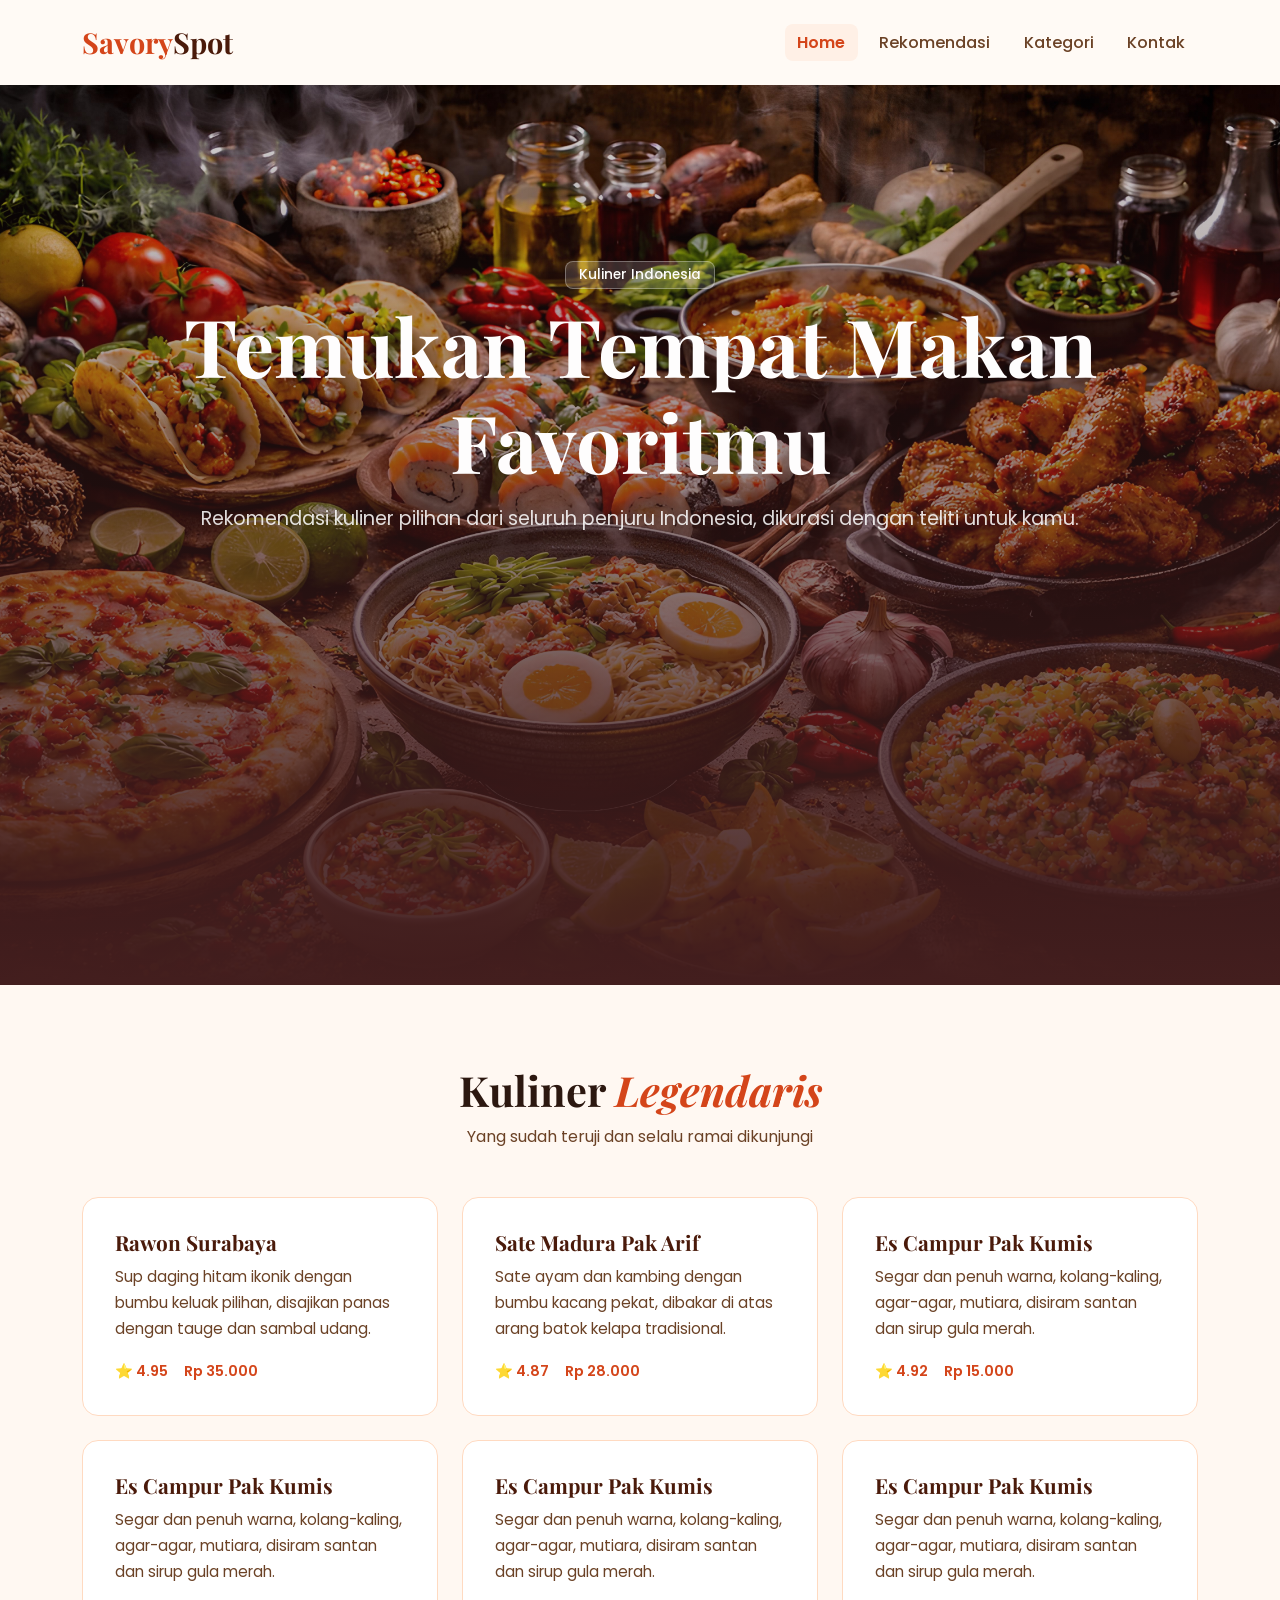
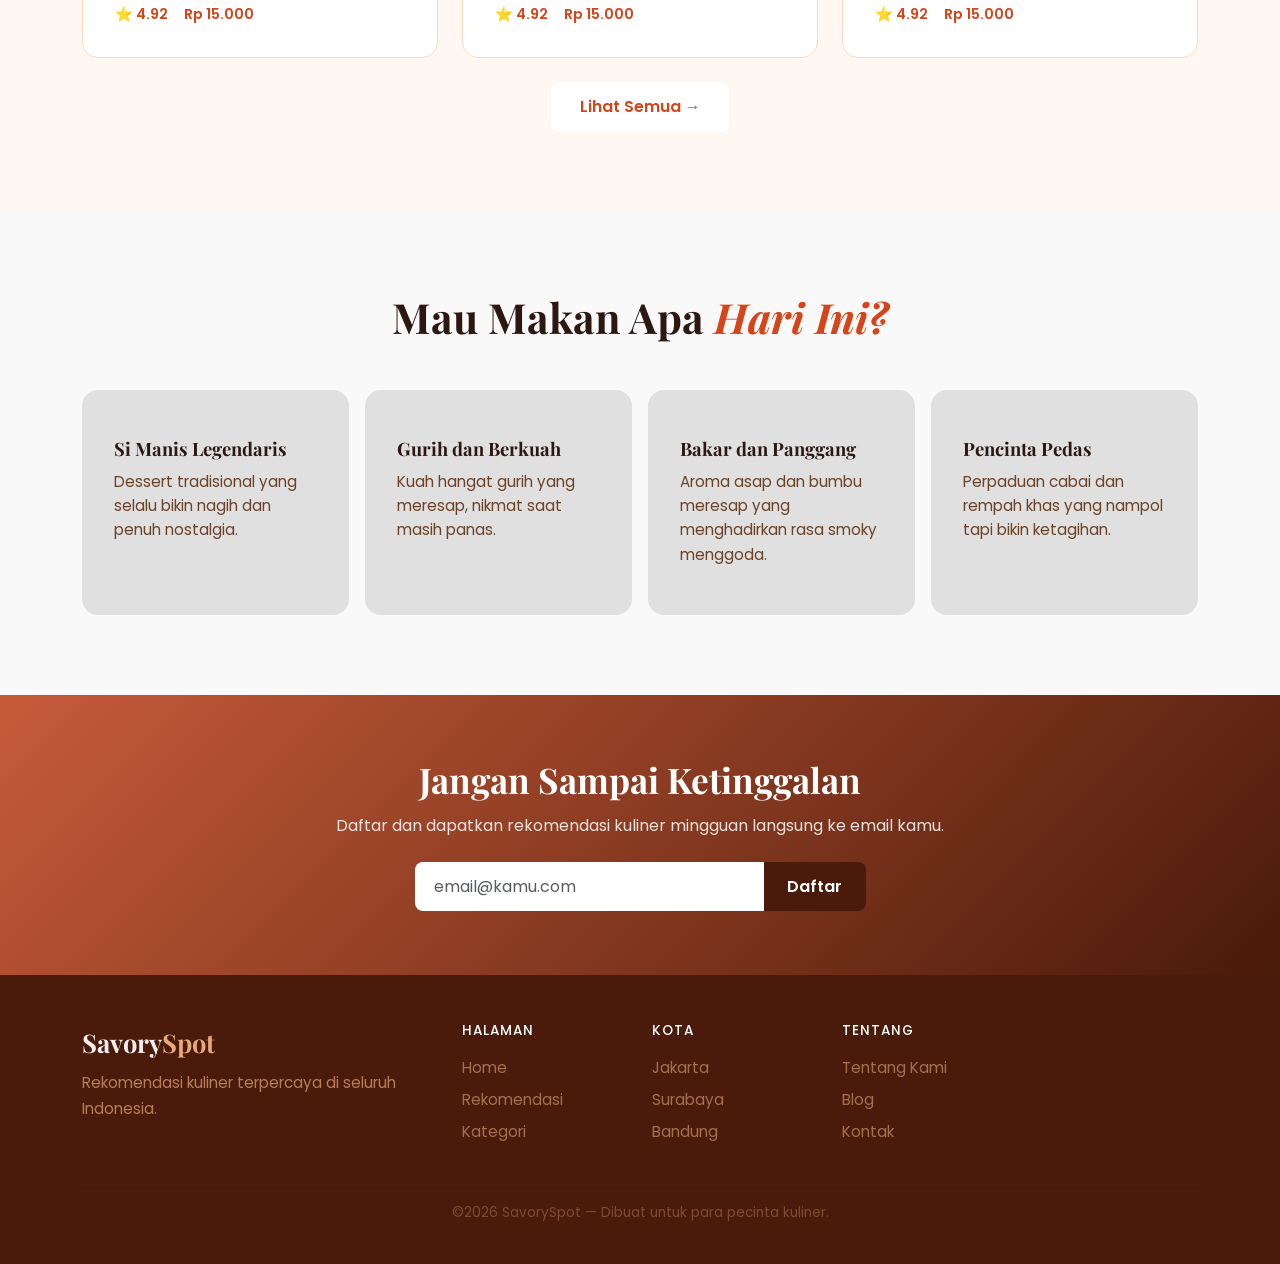
<file: index.html>
<!DOCTYPE html>
<html lang="id">
<head>
  <meta charset="UTF-8"/>
  <meta name="viewport" content="width=device-width, initial-scale=1.0"/>
  <title>SavorySpot - Rekomendasi Kuliner</title>
  <link href="https://cdnjs.cloudflare.com/ajax/libs/bootstrap/5.3.2/css/bootstrap.min.css" rel="stylesheet"/>
  <link href="https://fonts.googleapis.com/css2?family=Playfair+Display:ital,wght@0,700;1,700&family=Poppins:wght@400;500;600;700&display=swap" rel="stylesheet"/>
  <link rel="stylesheet" href="style.css"/>
</head>
<body>

  <nav class="navbar navbar-expand-lg sticky-top">
    <div class="container">
      <a class="navbar-brand" href="index.html">Savory<span>Spot</span></a>
      <button class="navbar-toggler" type="button" data-bs-toggle="collapse" data-bs-target="#menuNav">
        <span class="navbar-toggler-icon"></span>
      </button>
      <div class="collapse navbar-collapse justify-content-end" id="menuNav">
        <ul class="navbar-nav gap-2">
          <li class="nav-item"><a class="nav-link aktif" href="index.html">Home</a></li>
          <li class="nav-item"><a class="nav-link" href="rekomendasi.html">Rekomendasi</a></li>
          <li class="nav-item"><a class="nav-link" href="kategori.html">Kategori</a></li>
          <li class="nav-item"><a class="nav-link" href="kontak.html">Kontak</a></li>
        </ul>
      </div>
    </div>
  </nav>

  <!-- HERO -->
  <section class="hero">
    <div class="container pt-5 justify-content-center align-items-center text-center">
      <h5 class="hero-tag mt-5">Kuliner Indonesia</h5>
      <h1 class="hero-title">Temukan Tempat Makan Favoritmu</h1>
      <p class="hero-sub">Rekomendasi kuliner pilihan dari seluruh penjuru Indonesia, dikurasi dengan teliti untuk kamu.</p>
    </div>
  </section>

  

  <!-- REKOMENDASI -->
  <section class="rekomen">
    <div class="container">
      <div class="judul-seksi text-center mb-5">
  
        <h2>Kuliner <em>Legendaris</em></h2>
        <p class="sub">Yang sudah teruji dan selalu ramai dikunjungi</p>
      </div>


      <div class="row g-4">
        <div class="col-lg-4 col-md-6">
          <div class="kartu-makan">
            <h3>Rawon Surabaya</h3>
            <p>Sup daging hitam ikonik dengan bumbu keluak pilihan, disajikan panas dengan tauge dan sambal udang.</p>
            <div class="kartu-info">
              <span>⭐ 4.95</span>
              <span>Rp 35.000</span>
             
            </div>
          </div>
        </div>
        <div class="col-lg-4 col-md-6">
          <div class="kartu-makan">
            <h3>Sate Madura Pak Arif</h3>
            <p>Sate ayam dan kambing dengan bumbu kacang pekat, dibakar di atas arang batok kelapa tradisional.</p>
            <div class="kartu-info">
              <span>⭐ 4.87</span>
              <span>Rp 28.000</span>
            </div>
          </div>
        </div>
        <div class="col-lg-4 col-md-6">
          <div class="kartu-makan">
            <h3>Es Campur Pak Kumis</h3>
            <p>Segar dan penuh warna, kolang-kaling, agar-agar, mutiara, disiram santan dan sirup gula merah.</p>
            <div class="kartu-info">
              <span>⭐ 4.92</span>
              <span>Rp 15.000</span>
            </div>
          </div>
        </div>
        <div class="col-lg-4 col-md-6">
          <div class="kartu-makan">
            <h3>Es Campur Pak Kumis</h3>
            <p>Segar dan penuh warna, kolang-kaling, agar-agar, mutiara, disiram santan dan sirup gula merah.</p>
            <div class="kartu-info">
              <span>⭐ 4.92</span>
              <span>Rp 15.000</span>
            </div>
          </div>
        </div>
        <div class="col-lg-4 col-md-6">
          <div class="kartu-makan">
            <h3>Es Campur Pak Kumis</h3>
            <p>Segar dan penuh warna, kolang-kaling, agar-agar, mutiara, disiram santan dan sirup gula merah.</p>
            <div class="kartu-info">
              <span>⭐ 4.92</span>
              <span>Rp 15.000</span>
            </div>
          </div>
        </div>
        <div class="col-lg-4 col-md-6">
          <div class="kartu-makan">
            <h3>Es Campur Pak Kumis</h3>
            <p>Segar dan penuh warna, kolang-kaling, agar-agar, mutiara, disiram santan dan sirup gula merah.</p>
            <div class="kartu-info">
              <span>⭐ 4.92</span>
              <span>Rp 15.000</span>
            </div>
          </div>
        </div>
        
      </div>
      <div class="text-center mt-4">
        <a href="rekomendasi.html" class="btn-utama">Lihat Semua →</a>
      </div>
    </div>
  </section>


  <!-- KATEGORI -->
  <section class="kat-rasa">
    <div class="container">
      <div class="judul-seksi text-center mb-5">
        <h2>Mau Makan Apa <em>Hari Ini?</em></h2>
      </div>
      <div class="row g-3">
        <div class="col-lg-3 col-md-6">
          <div class="kartu-kat">
            <div class="kat-ikon"></div>
            <h4>Si Manis Legendaris</h4>
            <p>Dessert tradisional yang selalu bikin nagih dan penuh nostalgia.</p>
          </div>
        </div>
        <div class="col-lg-3 col-md-6">
          <div class="kartu-kat">
            <div class="kat-ikon"></div>
            <h4>Gurih dan Berkuah</h4>
            <p>Kuah hangat gurih yang meresap, nikmat saat masih panas.</p>
          </div>
        </div>
        <div class="col-lg-3 col-md-6">
          <div class="kartu-kat">
            <div class="kat-ikon"></div>
            <h4>Bakar dan Panggang</h4>
            <p>Aroma asap dan bumbu meresap yang menghadirkan rasa smoky menggoda.</p>
          </div>
        </div>
        <div class="col-lg-3 col-md-6">
          <div class="kartu-kat">
            <div class="kat-ikon"></div>
            <h4>Pencinta Pedas</h4>
            <p>Perpaduan cabai dan rempah khas yang nampol tapi bikin ketagihan.</p>
          </div>
        </div>
      </div>
    </div>
  </section>

  <!-- NEWSLETTER -->
  <section class="newsletter">
    <div class="container text-center">
      <h2>Jangan Sampai Ketinggalan</h2>
      <p>Daftar dan dapatkan rekomendasi kuliner mingguan langsung ke email kamu.</p>
      <div class="row justify-content-center mt-4">
        <div class="col-md-5">
          <div class="input-group">
            <input type="email" class="form-control" id="inputEmail" placeholder="email@kamu.com"/>
            <button class="btn-daftar" onclick="daftarNewsletter()">Daftar</button>
          </div>
          <p id="pesanSukses" style="display:none;" class="pesan-sukses">✅ Berhasil didaftarkan! Terima kasih 🌸</p>
        </div>
      </div>
    </div>
  </section>

  <footer>
    <div class="container">
      <div class="row g-4 mb-4">
        <div class="col-lg-4">
          <div class="footer-brand">Savory<span>Spot</span></div>
          <p>Rekomendasi kuliner terpercaya di seluruh Indonesia.</p>
        </div>
        <div class="col-lg-2 col-6"><h5>Halaman</h5><ul><li><a href="home.html">Home</a></li><li><a href="rekomendasi.html">Rekomendasi</a></li><li><a href="kategori.html">Kategori</a></li></ul></div>
        <div class="col-lg-2 col-6"><h5>Kota</h5><ul><li><a href="#jakarta">Jakarta</a></li><li><a href="#surabaya">Surabaya</a></li><li><a href="#bandung">Bandung</a></li></ul></div>
        <div class="col-lg-2 col-6"><h5>Tentang</h5><ul><li><a href="#tentang-kami">Tentang Kami</a></li><li><a href="#">Blog</a></li><li><a href="kontak.html">Kontak</a></li></ul></div>
      </div>
      <hr/>
      <p class="footer-bawah">©2026 SavorySpot — Dibuat untuk para pecinta kuliner.</p>
    </div>
  </footer>

  <script src="https://cdnjs.cloudflare.com/ajax/libs/bootstrap/5.3.2/js/bootstrap.bundle.min.js"></script>
  <script src="home.js"></script>
</body>
</html>
</file>
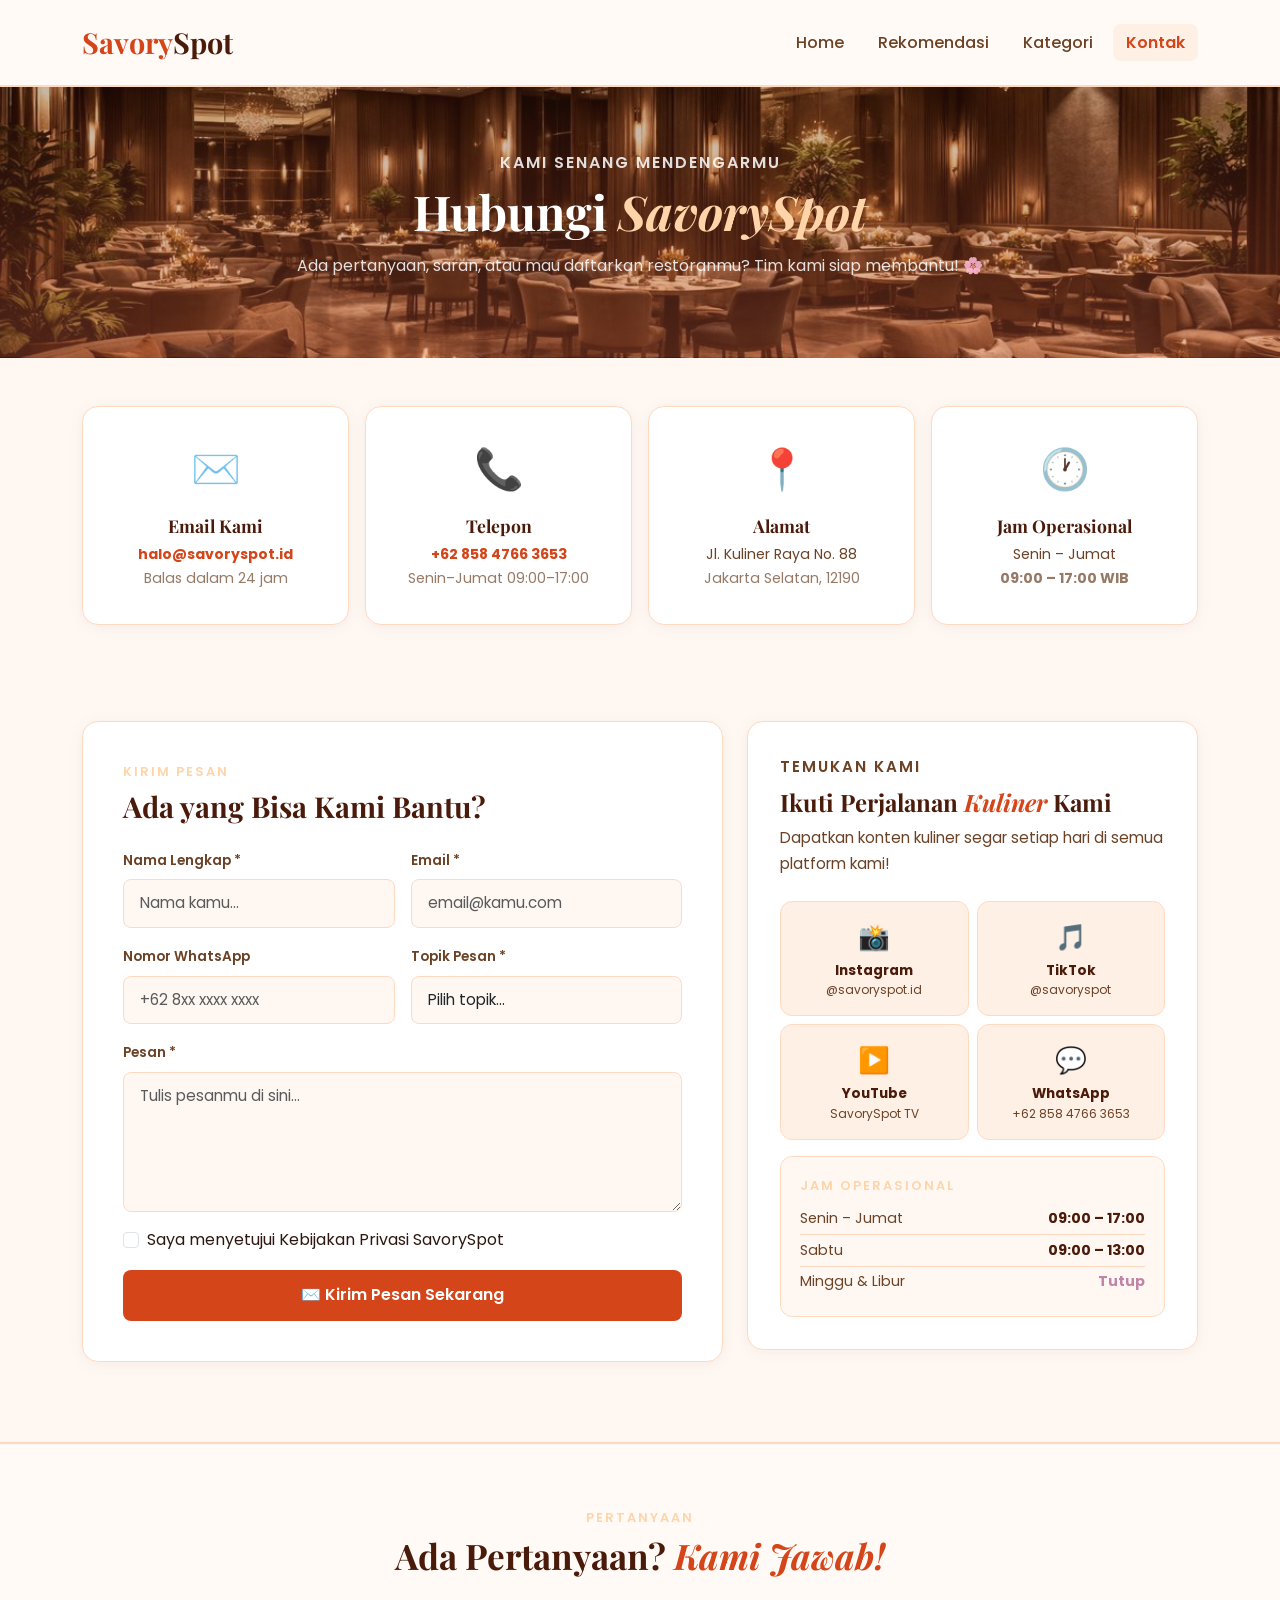
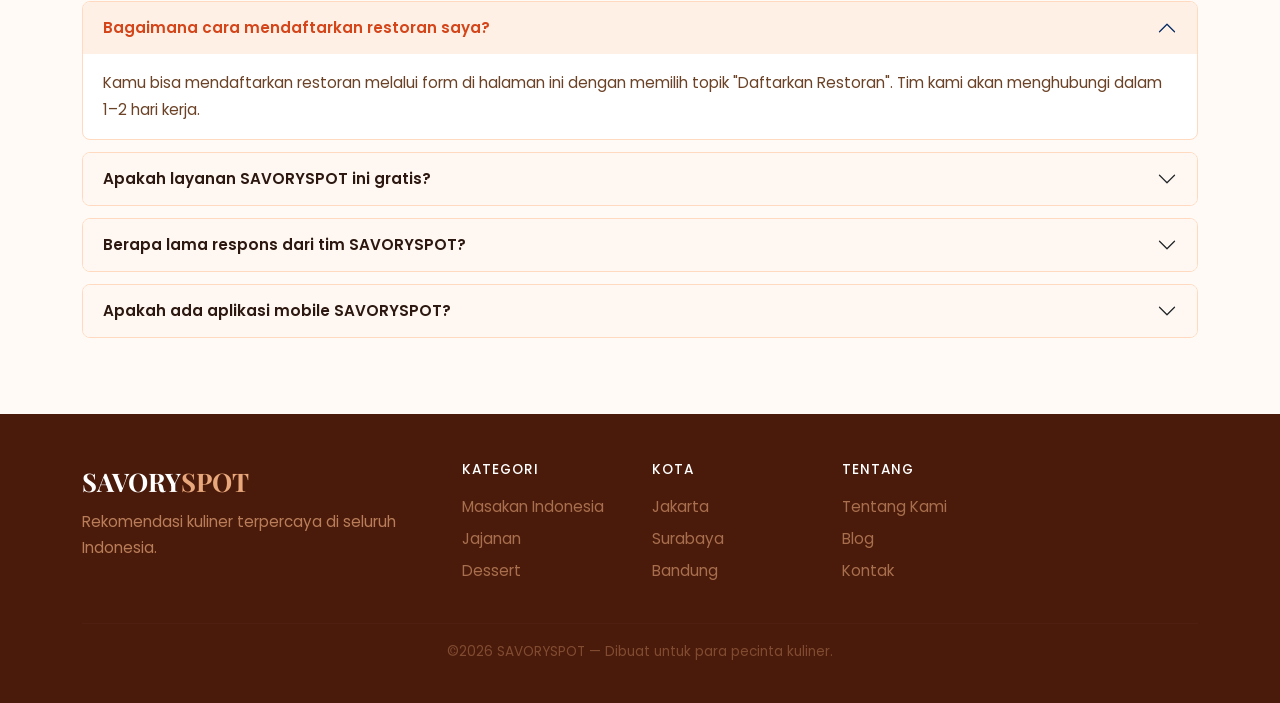
<file: kontak.html>
<!DOCTYPE html>
<html lang="id">
<head>
  <meta charset="UTF-8"/>
  <meta name="viewport" content="width=device-width, initial-scale=1.0"/>
  <title>Kontak — SavorySpot</title>
  <link href="https://cdnjs.cloudflare.com/ajax/libs/bootstrap/5.3.2/css/bootstrap.min.css" rel="stylesheet"/>
  <link href="https://fonts.googleapis.com/css2?family=Playfair+Display:ital,wght@0,700;1,700&family=Poppins:wght@400;500;600;700&display=swap" rel="stylesheet"/>
  <link rel="stylesheet" href="kontak.css"/>
</head>
<body>

  <!-- NAVBAR -->
  <nav class="navbar navbar-expand-lg sticky-top">
    <div class="container">
      <a class="navbar-brand" href="index.html">Savory<span>Spot</span></a>
      <button class="navbar-toggler" type="button" data-bs-toggle="collapse" data-bs-target="#menuNav">
        <span class="navbar-toggler-icon"></span>
      </button>
      <div class="collapse navbar-collapse justify-content-end" id="menuNav">
        <ul class="navbar-nav gap-2">
          <li class="nav-item"><a class="nav-link" href="index.html">Home</a></li>
          <li class="nav-item"><a class="nav-link" href="rekomendasi.html">Rekomendasi</a></li>
          <li class="nav-item"><a class="nav-link" href="kategori.html">Kategori</a></li>
          <li class="nav-item"><a class="nav-link aktif" href="kontak.html">Kontak</a></li>
        </ul>
      </div>
    </div>
  </nav>

  <!-- HEADER -->
  <section class="header-halaman">
    <div class="container text-center">
      <p class="label-kecil">Kami Senang Mendengarmu</p>
      <h1>Hubungi <em>SavorySpot</em></h1>
      <p>Ada pertanyaan, saran, atau mau daftarkan restoranmu? Tim kami siap membantu! 🌸</p>
    </div>
  </section>

  <!-- KARTU INFO KONTAK -->
  <section class="seksi-info">
    <div class="container">
      <div class="row g-3">
        <div class="col-md-3 col-6">
          <div class="kartu-info text-center">
            <div class="info-ikon">✉️</div>
            <h4>Email Kami</h4>
            <p><a href="mailto:halo@savoryspot.id">halo@savoryspot.id</a></p>
            <p class="keterangan">Balas dalam 24 jam</p>
          </div>
        </div>
        <div class="col-md-3 col-6">
          <div class="kartu-info text-center">
            <div class="info-ikon">📞</div>
            <h4>Telepon</h4>
            <p><a href="tel:+6285847663653">+62 858 4766 3653</a></p>
            <p class="keterangan">Senin–Jumat 09:00–17:00</p>
          </div>
        </div>
        <div class="col-md-3 col-6">
          <div class="kartu-info text-center">
            <div class="info-ikon">📍</div>
            <h4>Alamat</h4>
            <p>Jl. Kuliner Raya No. 88</p>
            <p class="keterangan">Jakarta Selatan, 12190</p>
          </div>
        </div>
        <div class="col-md-3 col-6">
          <div class="kartu-info text-center">
            <div class="info-ikon">🕐</div>
            <h4>Jam Operasional</h4>
            <p>Senin – Jumat</p>
            <p class="keterangan"><strong>09:00 – 17:00 WIB</strong></p>
          </div>
        </div>
      </div>
    </div>
  </section>

  <!-- FORM + SIDEBAR -->
  <section class="seksi-form">
    <div class="container">
      <div class="row g-4">

        <!-- FORM KIRI -->
        <div class="col-lg-7">
          <div class="kotak-form">
            <p class="label-kecil">Kirim Pesan</p>
            <h2>Ada yang Bisa Kami Bantu?</h2>

            <div class="row g-3 mt-2">
              <div class="col-md-6">
                <label class="form-label">Nama Lengkap *</label>
                <input type="text" class="form-control" id="inputNama" placeholder="Nama kamu..."/>
              </div>
              <div class="col-md-6">
                <label class="form-label">Email *</label>
                <input type="email" class="form-control" id="inputEmail" placeholder="email@kamu.com"/>
              </div>
              <div class="col-md-6">
                <label class="form-label">Nomor WhatsApp</label>
                <input type="tel" class="form-control" id="inputHP" placeholder="+62 8xx xxxx xxxx"/>
              </div>
              <div class="col-md-6">
                <label class="form-label">Topik Pesan *</label>
                <select class="form-select" id="inputTopik">
                  <option value="">Pilih topik...</option>
                  <option>Pertanyaan Umum</option>
                  <option>Daftarkan Restoran</option>
                  <option>Laporan Bug</option>
                  <option>Kerja Sama</option>
                  <option>Feedback</option>
                  <option>Lainnya</option>
                </select>
              </div>
              <div class="col-12">
                <label class="form-label">Pesan *</label>
                <textarea class="form-control" id="inputPesan" rows="5" placeholder="Tulis pesanmu di sini..."></textarea>
              </div>
              <div class="col-12">
                <!-- Checkbox Bootstrap -->
                <div class="form-check">
                  <input class="form-check-input" type="checkbox" id="setuju"/>
                  <label class="form-check-label" for="setuju">
                    Saya menyetujui Kebijakan Privasi SavorySpot
                  </label>
                </div>
              </div>
              <div class="col-12">
                <button class="tombol-kirim w-100" onclick="kirimPesan()">
                  ✉️ Kirim Pesan Sekarang
                </button>
                <div id="pesanSukses" class="alert-sukses" style="display:none;">
                  ✅ Pesan berhasil terkirim! Kami akan membalas dalam 24 jam 🌸
                </div>
              </div>
            </div>
          </div>
        </div>


        <!-- SIDEBAR KANAN -->
        <div class="col-lg-5">
          <div class="kotak-samping">
            <p class="label-kecil">Temukan Kami</p>
            <h3>Ikuti Perjalanan <em>Kuliner</em> Kami</h3>
            <p>Dapatkan konten kuliner segar setiap hari di semua platform kami!</p>

            <!-- Sosmed  kolom pakai Bootstrap -->
            <div class="row g-2 mt-3">
              <div class="col-6"><a href="https://www.instagram.com/savoryspot.id/" class="kotak-sosmed">📸<div class="sosmed-nama">Instagram</div><div class="sosmed-akun">@savoryspot.id</div></a></div>
              <div class="col-6"><a href="https://www.tiktok.com/@savoryspot" class="kotak-sosmed">🎵<div class="sosmed-nama">TikTok</div><div class="sosmed-akun">@savoryspot</div></a></div>
              <div class="col-6"><a href="https://www.youtube.com/c/SavorySpotTV" class="kotak-sosmed">▶️<div class="sosmed-nama">YouTube</div><div class="sosmed-akun">SavorySpot TV</div></a></div>
              <div class="col-6"><a href="https://wa.me/6285847663653" class="kotak-sosmed">💬<div class="sosmed-nama">WhatsApp</div><div class="sosmed-akun">+62 858 4766 3653</div></a></div>
            </div>

            <!-- Jam operasional -->
            <div class="kotak-jam mt-3">
              <p class="label-kecil mb-2">Jam Operasional</p>
              <div class="baris-jam"><span>Senin – Jumat</span><strong>09:00 – 17:00</strong></div>
              <div class="baris-jam"><span>Sabtu</span><strong>09:00 – 13:00</strong></div>
              <div class="baris-jam"><span>Minggu & Libur</span><strong style="color:#c084a8">Tutup</strong></div>
            </div>
          </div>
        </div>

      </div>
    </div>
  </section>

  <!-- FAQ  -->
  <section class="seksi-faq">
    <div class="container">
      <div class="text-center mb-4">
        <p class="label-kecil">Pertanyaan</p>
        <h2 class="judul-faq">Ada Pertanyaan? <em>Kami Jawab!</em></h2>
      </div>

      <!-- Accordion -->
      <div class="accordion" id="faqAccordion">
        <div class="accordion-item">
          <h2 class="accordion-header">
            <button class="accordion-button" type="button" data-bs-toggle="collapse" data-bs-target="#faq1">
              Bagaimana cara mendaftarkan restoran saya?
            </button>
          </h2>
          <div id="faq1" class="accordion-collapse collapse show" data-bs-parent="#faqAccordion">
            <div class="accordion-body">Kamu bisa mendaftarkan restoran melalui form di halaman ini dengan memilih topik "Daftarkan Restoran". Tim kami akan menghubungi dalam 1–2 hari kerja.</div>
          </div>
        </div>
        <div class="accordion-item">
          <h2 class="accordion-header">
            <button class="accordion-button collapsed" type="button" data-bs-toggle="collapse" data-bs-target="#faq2">
              Apakah layanan SAVORYSPOT ini gratis?
            </button>
          </h2>
          <div id="faq2" class="accordion-collapse collapse" data-bs-parent="#faqAccordion">
            <div class="accordion-body">Ya! SAVORYSPOT sepenuhnya gratis untuk pengguna. Kami mendapatkan pendapatan dari program kerja sama restoran premium.</div>
          </div>
        </div>
        <div class="accordion-item">
          <h2 class="accordion-header">
            <button class="accordion-button collapsed" type="button" data-bs-toggle="collapse" data-bs-target="#faq3">
              Berapa lama respons dari tim SAVORYSPOT?
            </button>
          </h2>
          <div id="faq3" class="accordion-collapse collapse" data-bs-parent="#faqAccordion">
            <div class="accordion-body">Kami membalas email dalam maksimal 24 jam di hari kerja. Untuk pertanyaan mendesak, hubungi kami via WhatsApp.</div>
          </div>
        </div>
        <div class="accordion-item">
          <h2 class="accordion-header">
            <button class="accordion-button collapsed" type="button" data-bs-toggle="collapse" data-bs-target="#faq4">
              Apakah ada aplikasi mobile SAVORYSPOT?
            </button>
          </h2>
          <div id="faq4" class="accordion-collapse collapse" data-bs-parent="#faqAccordion">
            <div class="accordion-body">Aplikasi mobile sedang dalam tahap pengembangan dan akan segera hadir! Daftarkan email kamu di newsletter agar tidak ketinggalan.</div>
          </div>
        </div>
      </div>
    </div>
  </section>

  <!-- FOOTER -->
  <footer>
    <div class="container">
      <div class="row g-4 mb-4">
        <div class="col-lg-4"><div class="footer-brand">SAVORY<span>SPOT</span></div><p>Rekomendasi kuliner terpercaya di seluruh Indonesia.</p></div>
        <div class="col-lg-2 col-6"><h5>Kategori</h5><ul><li><a href="kategori.html">Masakan Indonesia</a></li><li><a href="kategori.html">Jajanan</a></li><li><a href="kategori.html">Dessert</a></li></ul></div>
        <div class="col-lg-2 col-6"><h5>Kota</h5><ul><li><a href="#">Jakarta</a></li><li><a href="#">Surabaya</a></li><li><a href="#">Bandung</a></li></ul></div>
        <div class="col-lg-2 col-6"><h5>Tentang</h5><ul><li><a href="#">Tentang Kami</a></li><li><a href="#">Blog</a></li><li><a href="kontak.html">Kontak</a></li></ul></div>
      </div>
      <hr/><p class="footer-bawah">©2026 SAVORYSPOT — Dibuat untuk para pecinta kuliner.</p>
    </div>
  </footer>

  <script src="https://cdnjs.cloudflare.com/ajax/libs/bootstrap/5.3.2/js/bootstrap.bundle.min.js"></script>
  <script src="kontak.js"></script>
</body>
</html>
</file>
<file: style.css>
@import url('https://fonts.googleapis.com/css2?family=Playfair+Display:ital,wght@0,700;1,700&family=Poppins:wght@400;500;600;700&display=swap');

:root {
  --pink: #D4451A;
  --pink-gelap: #4A1A0A;
  --pink-muda: #FFF0E6;
  --pink-soft: #FFDAC1;
  --putih: #FFFAF5;
  --teks: #2C1810;
  --teks-abu: #6B4226;
  --bg: #FFF8F2;
}

* {
  margin: 0;
  padding: 0;
  box-sizing: border-box;
}

html {
  scroll-behavior: smooth;
}

body {
  font-family: 'Poppins', sans-serif;
  background: var(--bg);
  color: var(--teks);
  font-size: 16px;
}

/* NAVBAR */
.navbar {
  background: var(--putih) !important;
  border-bottom: 2px solid var(--red-soft);
  padding: 1rem 0;
}

.navbar-brand {
  font-family: 'Playfair Display', serif;
  font-size: 1.8rem;
  font-weight: 700;
  color: var(--pink) !important;
  text-decoration: none;
}

.navbar-brand span {
  color: var(--pink-gelap);
}

.nav-link {
  color: var(--teks-abu) !important;
  font-weight: 500;
  font-size: 1rem;
  padding: 0.4rem 0.8rem !important;
  border-radius: 8px;
  transition: all 0.2s;
}

.nav-link:hover,
.nav-link.aktif {
  color: var(--pink) !important;
  font-weight: 600;
  background: var(--pink-muda);
}

/* HERO */
.hero {
  background:linear-gradient(rgba(0, 0, 0, 0.164), rgb(67, 30, 30)), url('bennerkuliner.jpg') center/cover no-repeat;
  padding: 5rem 0;
  height: 100vh;
  color: rgb(254, 253, 253);
}

.hero-tag {
  background: rgba(255, 255, 255, 0.15);
  display: inline-block;
  padding: 0.3rem 0.8rem;
  font-size: 0.85rem;
  border-radius: 8px;
  border: 1.5px solid rgba(255, 255, 255, 0.3);
}

.hero-title {
  font-family: 'Playfair Display', serif;
  font-size: 5rem;
  font-weight: 700;
  margin-bottom: 1rem;
}

.hero-sub {
  font-size: 1.2rem;
  color: rgba(255, 255, 255, 0.85);
  margin-bottom: 2rem;
}

.hero-tombol {
  display: flex;
  gap: 1rem;
  flex-wrap: wrap;
}

.btn-utama {
  background: white;
  color: var(--pink);
  padding: 0.8rem 1.8rem;
  border-radius: 8px;
  font-weight: 600;
  font-size: 1rem;
  text-decoration: none;
  transition: all 0.2s;
  display: inline-block;
}

.btn-utama:hover {
  background: var(--pink-muda);
  color: var(--pink);
  transform: translateY(-2px);
}

.btn-outline {
  background: transparent;
  color: white;
  border: 2px solid rgba(194, 187, 187, 0.6);
  padding: 0.8rem 1.8rem;
  border-radius: 8px;
  font-weight: 600;
  font-size: 1rem;
  text-decoration: none;
  transition: all 0.2s;
  display: inline-block;
}

.btn-outline:hover {
  background: rgba(255, 255, 255, 0.15);
  color: white;
}

/* STATS */
.stats {
  background: var(--putih);
  padding: 2.5rem 0;
  border-bottom: 2px solid var(--pink-soft);
}

.stat-angka {
  font-family: 'Playfair Display', serif;
  font-size: 2.2rem;
  font-weight: 700;
  color: var(--pink);
}

.stat-label {
  font-size: 0.95rem;
  color: var(--teks-abu);
  font-weight: 500;
  margin-top: 0.2rem;
}

/* LABEL & JUDUL */
.label {
  font-size: 0.8rem;
  letter-spacing: 2px;
  text-transform: uppercase;
  color: var(--pink);
  font-weight: 600;
  margin-bottom: 0.5rem;
}

.judul-seksi h2 {
  font-family: 'Playfair Display', serif;
  font-size: clamp(1.8rem, 3.5vw, 2.6rem);
  font-weight: 700;
  margin-bottom: 0.6rem;
}

.judul-seksi h2 em {
  color: var(--pink);
  font-style: italic;
}

.sub {
  color: var(--teks-abu);
  font-size: 1rem;
}

/* REKOMENDASI */
.rekomen {
  padding: 5rem 0;
}

.kartu-makan {
  background: white;
  border: 1.5px solid var(--pink-soft);
  border-radius: 16px;
  padding: 2rem;
  position: relative;
  height: 100%;
  transition: transform 0.3s, box-shadow 0.3s;
}

.kartu-makan:hover {
  transform: translateY(-5px);
  box-shadow: 0 12px 35px rgba(233, 30, 140, 0.12);
}

.kartu-no {
  position: absolute;
  top: 1rem;
  right: 1.2rem;
  font-family: 'Playfair Display', serif;
  font-size: 4rem;
  color: var(--pink-muda);
  font-weight: 700;
  line-height: 1;
}

.kartu-emoji {
  font-size: 3rem;
  margin-bottom: 1rem;
}

.kartu-makan h3 {
  font-family: 'Playfair Display', serif;
  font-size: 1.3rem;
  font-weight: 700;
  color: var(--pink-gelap);
  margin-bottom: 0.6rem;
}

.kartu-makan p {
  font-size: 0.95rem;
  color: var(--teks-abu);
  line-height: 1.7;
  margin-bottom: 1.2rem;
}

.kartu-info {
  display: flex;
  gap: 1rem;
  flex-wrap: wrap;
}

.kartu-info span {
  font-size: 0.9rem;
  font-weight: 600;
  color: var(--pink);
}



/* KATEGORI RASA */
.kat-rasa {
  background: rgb(249, 249, 249);
  padding: 5rem 0;
  border-top: 2px solid var(--red-soft);
}

.kartu-kat {
  background: rgb(224, 224, 224);
  border: 1.5px solid var(--red-soft);
  border-radius: 16px;
  padding: 2rem;
  height: 100%;
  transition: all 0.2s;
}

.kartu-kat:hover {
  background: rgb(201, 201, 201);
  transform: translateY(-4px);
}

.kat-ikon {
  font-size: 2.5rem;
  margin-bottom: 1rem;
}

.kartu-kat h4 {
  font-family: 'Playfair Display', serif;
  font-size: 1.15rem;
  font-weight: 700;
  color: var(--red-gelap);
  margin-bottom: 0.6rem;
}

.kartu-kat p {
  font-size: 0.95rem;
  color: var(--teks-abu);
  line-height: 1.6;
}

/* NEWSLETTER */
.newsletter {
  background: linear-gradient(135deg, #C75B39, #4A1A0A);
  padding: 4rem 0;
  color: white;
}

.newsletter h2 {
  font-family: 'Playfair Display', serif;
  font-size: clamp(1.6rem, 3vw, 2.2rem);
  font-weight: 700;
  margin-bottom: 0.8rem;
}

.newsletter p {
  font-size: 1rem;
  color: rgba(255, 255, 255, 0.85);
}

.newsletter .form-control {
  border-radius: 8px 0 0 8px !important;
  padding: 0.8rem 1.2rem !important;
  border: none !important;
  font-size: 1rem;
}

.btn-daftar {
  background: var(--pink-gelap);
  color: white;
  border: none;
  padding: 0.8rem 1.5rem;
  border-radius: 0 8px 8px 0;
  font-weight: 600;
  font-size: 1rem;
  cursor: pointer;
  transition: background 0.2s;
}

.btn-daftar:hover {
  background: var(--pink-gelap);
}

.pesan-sukses {
  color: white;
  margin-top: 0.8rem;
  font-size: 0.95rem;
}


/* FOOTER */
footer {
  background: var(--pink-gelap);
  color: rgba(232, 168, 124, 0.7);
  padding: 3rem 0 1.5rem;
}

.footer-brand {
  font-family: 'Playfair Display', serif;
  font-size: 1.6rem;
  font-weight: 700;
  color: rgb(247, 239, 239);
  margin-bottom: 0.5rem;
}

.footer-brand span {
  color: #E8A87C;
}

footer p {
  font-size: 0.95rem;
  line-height: 1.7;
}

footer h5 {
  color: white;
  font-size: 0.85rem;
  letter-spacing: 1px;
  text-transform: uppercase;
  margin-bottom: 1rem;
}

footer ul {
  list-style: none;
  padding: 0;
}

footer ul li {
  margin-bottom: 0.5rem;
}

footer ul a {
  color: rgba(232, 168, 124, 0.6);
  font-size: 0.95rem;
  text-decoration: none;
  transition: color 0.2s;
}

footer ul a:hover {
  color: #E8A87C;
}

footer hr {
  border-color: rgba(255, 255, 255, 0.1);
}

.footer-bawah {
  text-align: center;
  font-size: 0.85rem;
  color: rgba(232, 168, 124, 0.35);
}
</file>
<file: kontak.css>
@import url('https://fonts.googleapis.com/css2?family=Playfair+Display:ital,wght@0,700;1,700&family=Poppins:wght@400;500;600;700&display=swap');

:root {
  --pink: #D4451A;
  --pink-gelap: #4A1A0A;
  --pink-muda: #FFF0E6;
  --pink-soft: #FFDAC1;
  --putih: #FFFAF5;
  --teks: #2C1810;
  --teks-abu: #6B4226;
  --bg: #FFF8F2;
}

* {
  margin: 0;
  padding: 0;
  box-sizing: border-box;
}

html {
  scroll-behavior: smooth;
}

body {
  font-family: 'Poppins', sans-serif;
  background: var(--bg);
  color: var(--teks);
  font-size: 16px;
}

/* ===== NAVBAR ===== */
.navbar {
  background: var(--putih) !important;
  border-bottom: 2px solid var(--pink-soft);
  padding: 1rem 0;
}

.navbar-brand {
  font-family: 'Playfair Display', serif;
  font-size: 1.8rem;
  font-weight: 700;
  color: var(--pink) !important;
  text-decoration: none;
}

.navbar-brand span {
  color: var(--pink-gelap);
}

.nav-link {
  color: var(--teks-abu) !important;
  font-weight: 500;
  font-size: 1rem;
  padding: 0.4rem 0.8rem !important;
  border-radius: 8px;
  transition: all 0.2s;
}

.nav-link:hover,
.nav-link.aktif {
  color: var(--pink) !important;
  font-weight: 600;
  background: var(--pink-muda);
}

/* ===== HEADER ===== */
.header-halaman {
  background: linear-gradient(#4a1a0a4f, #c75a3967), url('bg.jpg');
  background-position: center;
  background-size: cover;
  padding: 4rem 2rem;
  color: white;
}

.label-kecil {
  font-size: 0.8rem;
  letter-spacing: 2px;
  text-transform: uppercase;
  color: #FFD4A8;
  font-weight: 600;
  margin-bottom: 0.5rem;
}

.header-halaman h1 {
  font-family: 'Playfair Display', serif;
  font-size: clamp(2rem, 5vw, 3rem);
  font-weight: 700;
  margin-bottom: 0.8rem;
}

.header-halaman h1 em {
  color: #FFD4A8;
  font-style: italic;
}

.header-halaman p {
  font-size: 1rem;
  color: rgba(255, 255, 255, 0.85);
}

/* ===== KARTU INFO KONTAK ===== */
.seksi-info {
  padding: 3rem 0;
}

.kartu-info {
  background: white;
  border-radius: 16px;
  padding: 2rem 1.5rem;
  border: 1.5px solid var(--pink-soft);
  box-shadow: 0 2px 15px rgba(109, 0, 66, 0.06);
  height: 100%;
  transition: transform 0.3s, box-shadow 0.3s;
}

.kartu-info:hover {
  transform: translateY(-5px);
  box-shadow: 0 12px 35px rgba(233, 30, 140, 0.12);
}

.info-ikon {
  font-size: 2.5rem;
  margin-bottom: 1rem;
}

.kartu-info h4 {
  font-family: 'Playfair Display', serif;
  font-size: 1.1rem;
  font-weight: 700;
  color: var(--pink-gelap);
  margin-bottom: 0.5rem;
}

.kartu-info p {
  font-size: 0.88rem;
  color: var(--teks-abu);
  margin-bottom: 0.2rem;
}

.kartu-info a {
  color: var(--pink);
  text-decoration: none;
  font-weight: 700;
  transition: color 0.2s;
}

.kartu-info a:hover {
  color: var(--pink-gelap);
}

.keterangan {
  font-size: 0.78rem;
  color: var(--teks-abu) !important;
  opacity: 0.7;
}

/* ===== FORM + SIDEBAR ===== */
.seksi-form {
  padding: 3rem 0 5rem;
}

.kotak-form {
  background: white;
  border-radius: 16px;
  padding: 2.5rem;
  border: 1.5px solid var(--pink-soft);
  box-shadow: 0 2px 15px rgba(109, 0, 66, 0.06);
}

.kotak-form h2 {
  font-family: 'Playfair Display', serif;
  font-size: 1.8rem;
  font-weight: 700;
  color: var(--pink-gelap);
  margin-bottom: 0.3rem;
}

/* ===== FORM CONTROLS ===== */
.form-control,
.form-select {
  border: 1.5px solid var(--pink-soft) !important;
  border-radius: 8px !important;
  padding: 0.75rem 1rem !important;
  font-family: 'Poppins', sans-serif;
  background: var(--bg);
  font-size: 0.95rem;
  transition: all 0.2s;
}

.form-control:focus,
.form-select:focus {
  border-color: var(--pink) !important;
  box-shadow: 0 0 0 3px rgba(212, 69, 26, 0.12) !important;
  background: #fff;
}

.form-label {
  font-size: 0.85rem;
  font-weight: 600;
  color: var(--teks-abu);
}

.form-check-input:checked {
  background-color: var(--pink);
  border-color: var(--pink);
}

textarea.form-control {
  min-height: 130px;
  resize: vertical;
}

/* ===== TOMBOL KIRIM ===== */
.tombol-kirim {
  background: var(--pink);
  color: #fff;
  border: none;
  border-radius: 8px;
  padding: 0.85rem 2rem;
  font-weight: 600;
  font-size: 1rem;
  cursor: pointer;
  font-family: 'Poppins', sans-serif;
  transition: all 0.2s;
}

.tombol-kirim:hover {
  background: var(--pink-gelap);
  transform: translateY(-2px);
  box-shadow: 0 10px 30px rgba(212, 69, 26, 0.3);
}

/* ===== ALERT SUKSES ===== */
.alert-sukses {
  background: linear-gradient(135deg, #10b981, #059669);
  color: #fff;
  border-radius: 8px;
  padding: 1rem 1.5rem;
  margin-top: 1rem;
  font-weight: 600;
  font-size: 0.92rem;
}

/* ===== SIDEBAR ===== */
.kotak-samping {
  background: white;
  border-radius: 16px;
  padding: 2rem;
  border: 1.5px solid var(--pink-soft);
  box-shadow: 0 2px 15px rgba(109, 0, 66, 0.06);
}

.kotak-samping h3 {
  font-family: 'Playfair Display', serif;
  font-size: 1.5rem;
  font-weight: 700;
  color: var(--pink-gelap);
  margin-bottom: 0.5rem;
}

.kotak-samping h3 em {
  color: var(--pink);
  font-style: italic;
}

.kotak-samping > p {
  font-size: 0.95rem;
  color: var(--teks-abu);
  line-height: 1.7;
}

/* ===== SOSMED ===== */
.kotak-sosmed {
  display: flex;
  flex-direction: column;
  align-items: center;
  background: var(--pink-muda);
  border: 1.5px solid var(--pink-soft);
  border-radius: 12px;
  padding: 1rem;
  text-align: center;
  text-decoration: none;
  font-size: 1.6rem;
  transition: all 0.2s;
  cursor: pointer;
}

.kotak-sosmed:hover {
  background: var(--pink);
  transform: translateY(-3px);
  box-shadow: 0 8px 25px rgba(212, 69, 26, 0.2);
}

.kotak-sosmed:hover .sosmed-nama,
.kotak-sosmed:hover .sosmed-akun {
  color: #fff;
}

.sosmed-nama {
  font-size: 0.85rem;
  font-weight: 700;
  color: var(--pink-gelap);
  margin-top: 0.3rem;
}

.sosmed-akun {
  font-size: 0.75rem;
  color: var(--teks-abu);
}

/* ===== JAM OPERASIONAL ===== */
.kotak-jam {
  background: var(--bg);
  border: 1.5px solid var(--pink-soft);
  border-radius: 12px;
  padding: 1.2rem;
}

.baris-jam {
  display: flex;
  justify-content: space-between;
  font-size: 0.88rem;
  padding: 0.3rem 0;
  border-bottom: 1px solid var(--pink-soft);
}

.baris-jam:last-child {
  border-bottom: none;
}

.baris-jam span {
  color: var(--teks-abu);
}

.baris-jam strong {
  color: var(--pink-gelap);
}

/* ===== FAQ ===== */
.seksi-faq {
  background: var(--putih);
  padding: 4rem 0;
  border-top: 2px solid var(--pink-soft);
}

.judul-faq {
  font-family: 'Playfair Display', serif;
  font-size: clamp(1.6rem, 3vw, 2.2rem);
  font-weight: 700;
  color: var(--pink-gelap);
}

.judul-faq em {
  color: var(--pink);
  font-style: italic;
}

/* ===== ACCORDION ===== */
.accordion-item {
  border: 1.5px solid var(--pink-soft) !important;
  border-radius: 8px !important;
  margin-bottom: 0.75rem;
  overflow: hidden;
}

.accordion-button {
  font-family: 'Poppins', sans-serif;
  font-weight: 600;
  font-size: 0.95rem;
  color: var(--teks);
  background: var(--bg);
}

.accordion-button:not(.collapsed) {
  color: var(--pink);
  background: var(--pink-muda);
  box-shadow: none;
}

.accordion-button:focus {
  box-shadow: 0 0 0 3px rgba(212, 69, 26, 0.12);
}

.accordion-button::after {
  filter: none;
}

.accordion-body {
  font-size: 0.95rem;
  color: var(--teks-abu);
  line-height: 1.75;
}

/* ===== FOOTER ===== */
footer {
  background: var(--pink-gelap);
  color: rgba(232, 168, 124, 0.7);
  padding: 3rem 0 1.5rem;
}

.footer-brand {
  font-family: 'Playfair Display', serif;
  font-size: 1.6rem;
  font-weight: 700;
  color: white;
  margin-bottom: 0.5rem;
}

.footer-brand span {
  color: #E8A87C;
}

footer p {
  font-size: 0.95rem;
  line-height: 1.7;
}

footer h5 {
  color: white;
  font-size: 0.85rem;
  letter-spacing: 1px;
  text-transform: uppercase;
  margin-bottom: 1rem;
}

footer ul {
  list-style: none;
  padding: 0;
}

footer ul li {
  margin-bottom: 0.5rem;
}

footer ul a {
  color: rgba(232, 168, 124, 0.6);
  font-size: 0.95rem;
  text-decoration: none;
  transition: color 0.2s;
}

footer ul a:hover {
  color: #E8A87C;
}

footer hr {
  border-color: rgba(255, 255, 255, 0.1);
}

.footer-bawah {
  text-align: center;
  font-size: 0.85rem;
  color: rgba(232, 168, 124, 0.35);
}
</file>
